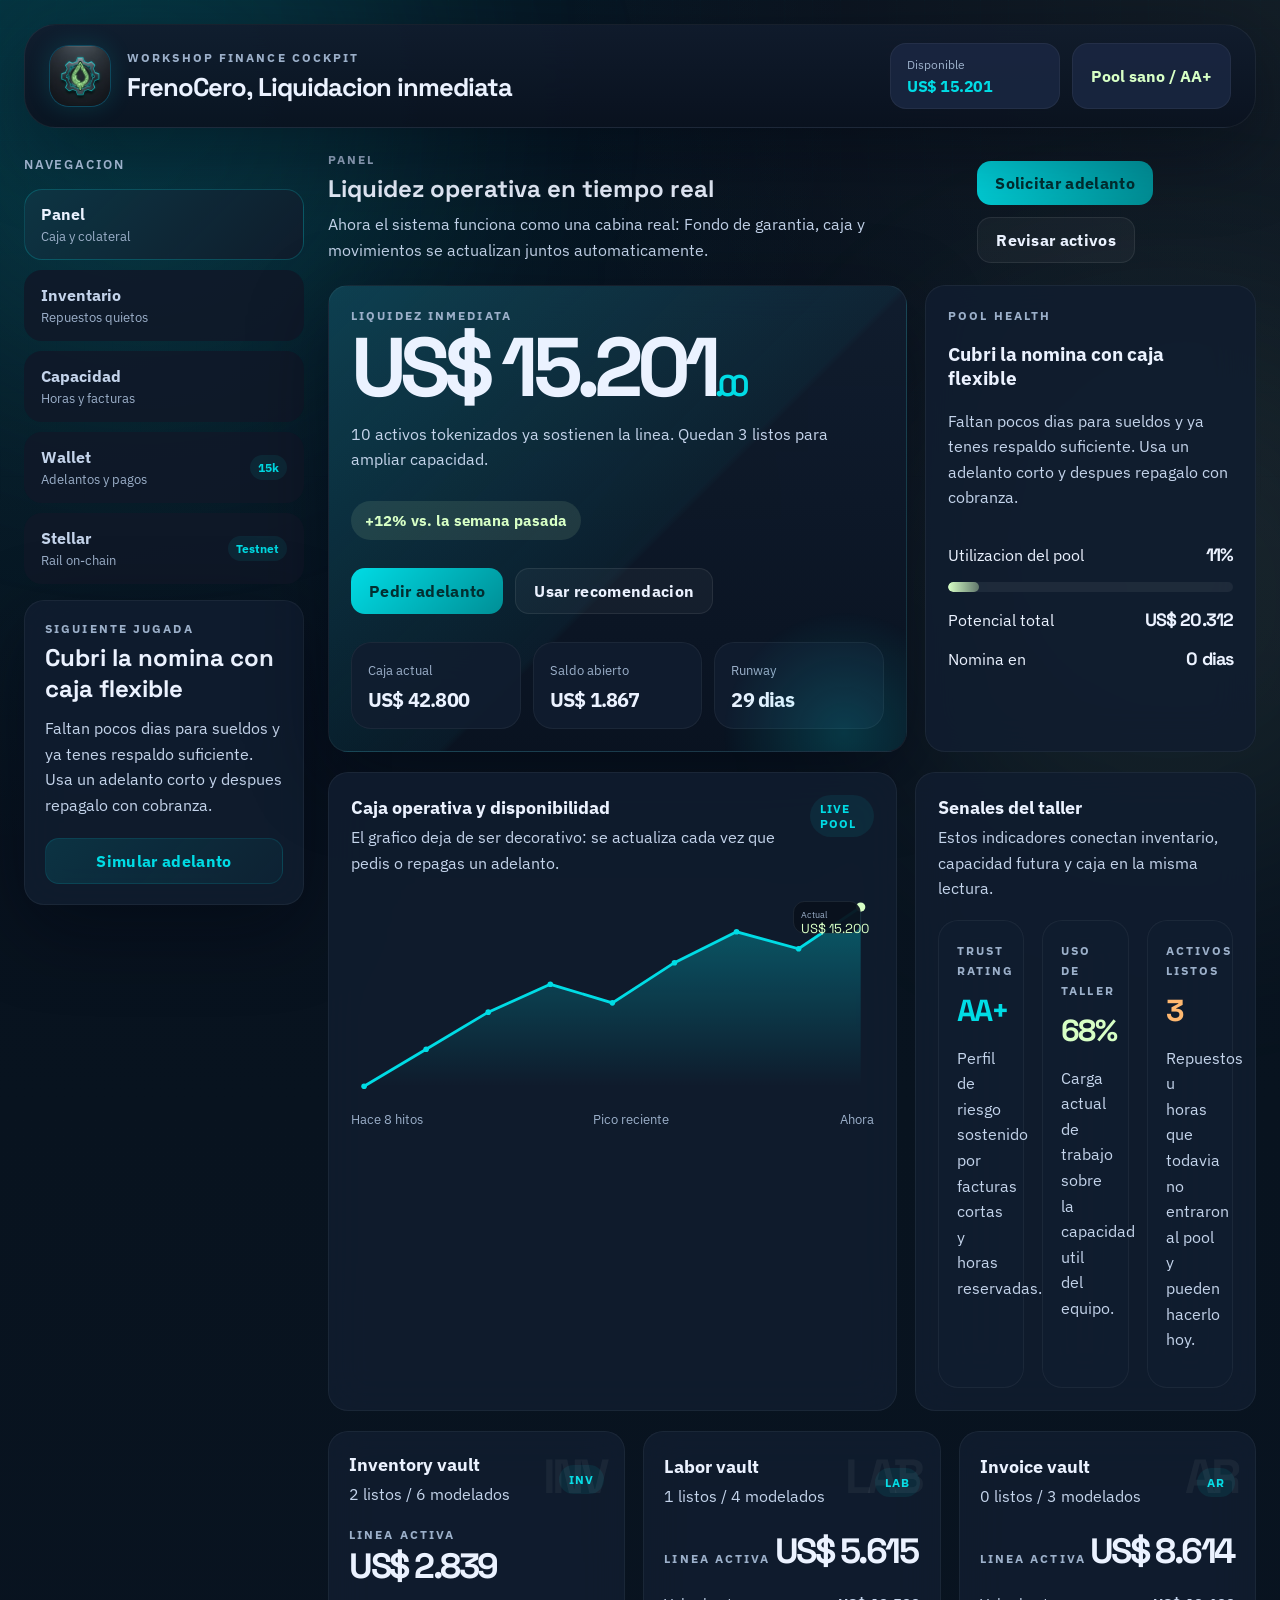
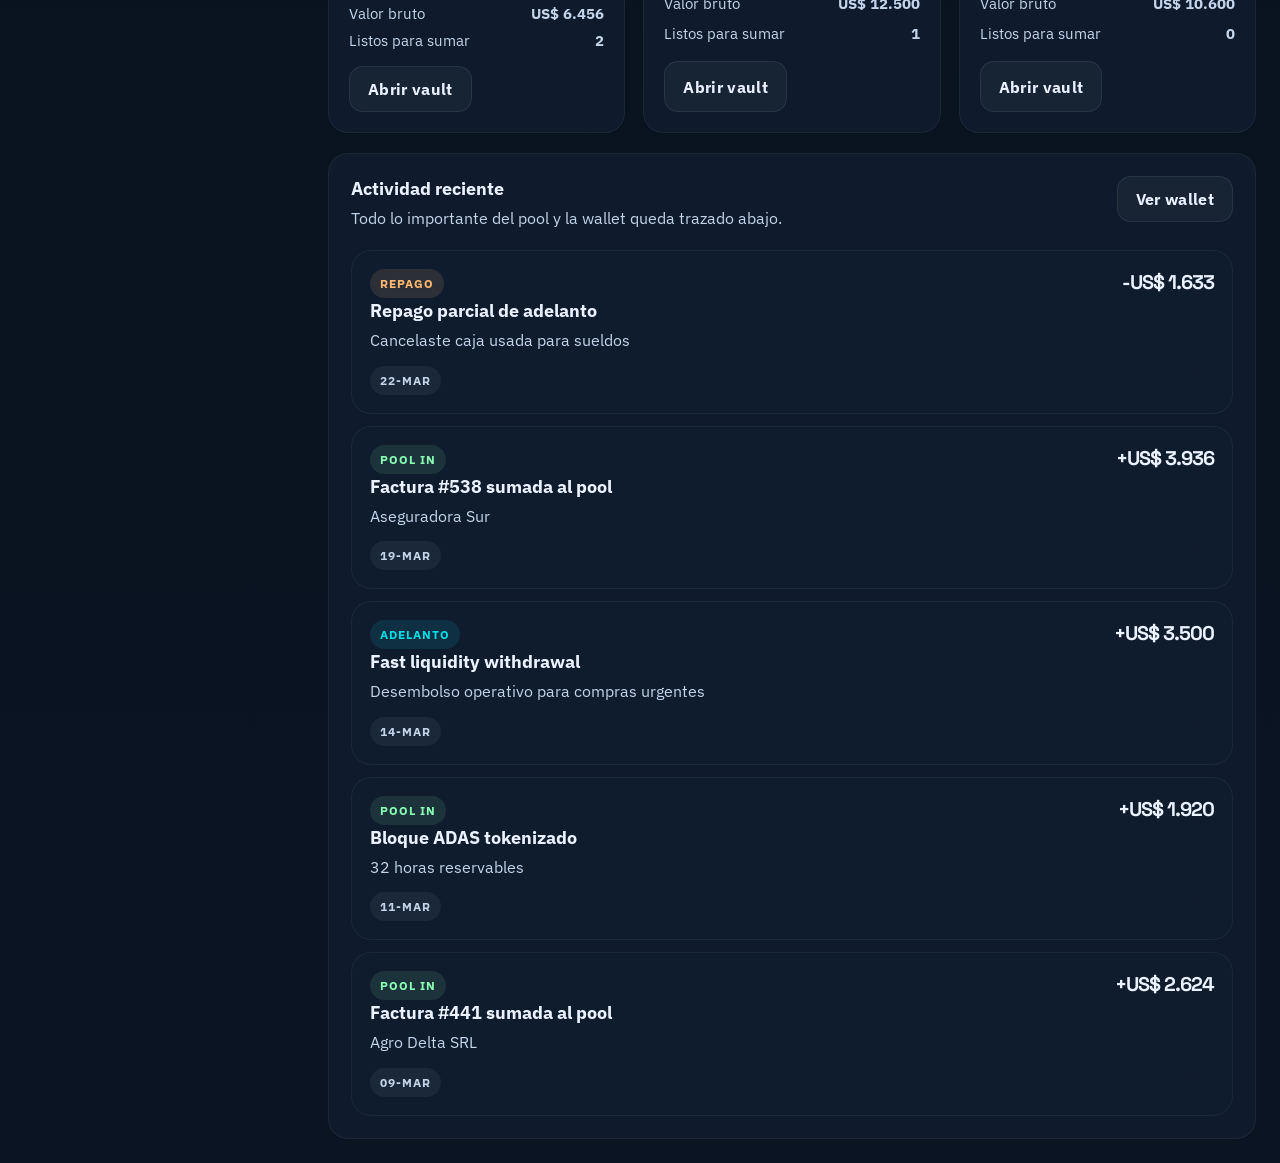
<file: forge_liquidity/index.html>
<!doctype html>
<html lang="es">
  <head>
    <meta charset="utf-8" />
    <meta name="viewport" content="width=device-width, initial-scale=1" />
    <meta
      name="description"
      content="FrenoCero convierte inventario, horas y facturas en liquidacion inmediata para talleres."
    />
    <title>FrenoCero | Liquidacion inmediata</title>
    <link rel="preconnect" href="https://fonts.googleapis.com" />
    <link rel="preconnect" href="https://fonts.gstatic.com" crossorigin />
    <link
      href="https://fonts.googleapis.com/css2?family=IBM+Plex+Sans:wght@400;500;600;700&family=Space+Grotesk:wght@500;700&display=swap"
      rel="stylesheet"
    />
    <link rel="stylesheet" href="./styles.css" />
  </head>
  <body>
    <div class="ambient ambient--left"></div>
    <div class="ambient ambient--right"></div>
    <div class="app-shell">
      <header class="topbar">
        <div class="brand-group">
          <div class="brand-mark">
            <img
              class="brand-mark__image"
              src="./assets/frenocero-logo.jpeg"
              alt="Logo de FrenoCero"
            />
          </div>
          <div>
            <p class="eyebrow">Workshop finance cockpit</p>
            <h1>FrenoCero, Liquidacion inmediata</h1>
          </div>
        </div>
        <div class="topbar__stats">
          <div class="header-chip">
            <span>Disponible</span>
            <strong id="header-liquidity">US$ 0</strong>
          </div>
          <div class="header-chip header-chip--ghost" id="status-pill">
            Demo local
          </div>
        </div>
      </header>

      <div class="layout">
        <aside class="sidebar">
          <p class="sidebar__label">Navegacion</p>
          <nav class="sidebar__nav" id="desktop-nav" aria-label="Navegacion principal"></nav>
          <section class="sidebar__panel">
            <p class="eyebrow">Siguiente jugada</p>
            <h2 id="sidebar-recommendation-title">Cargando</h2>
            <p id="sidebar-recommendation-copy">
              Estamos leyendo los activos disponibles para sugerir la mejor accion.
            </p>
            <button class="btn btn--secondary" type="button" data-action="jump-wallet">
              Simular adelanto
            </button>
          </section>
        </aside>

        <main class="main-content">
          <section class="view is-active" data-view="dashboard" aria-labelledby="dashboard-title">
            <div class="section-intro">
              <div>
                <p class="eyebrow">Panel</p>
                <h2 id="dashboard-title">Liquidez operativa en tiempo real</h2>
                <p class="section-copy">
                  Ahora el sistema funciona como una cabina real: Fondo de garantia, caja y
                  movimientos se actualizan juntos automaticamente.
                </p>
              </div>
              <div class="section-intro__actions">
                <button class="btn" type="button" data-action="switch-view" data-view="wallet">
                  Solicitar adelanto
                </button>
                <button
                  class="btn btn--ghost"
                  type="button"
                  data-action="switch-view"
                  data-view="inventory"
                >
                  Revisar activos
                </button>
              </div>
            </div>
            <div id="dashboard-content" class="view-content"></div>
          </section>

          <section class="view" data-view="inventory" aria-labelledby="inventory-title">
            <div class="section-intro">
              <div>
                <p class="eyebrow">Inventario</p>
                <h2 id="inventory-title">Activos preparados</h2>
                <p class="section-copy">
                  Busca por SKU, marca o modelo, y tokeniza repuestos sin salir de la pantalla.
                </p>
              </div>
              <div class="section-intro__actions">
                <button class="btn" type="button" data-action="switch-view" data-view="wallet">
                  Ir a caja
                </button>
              </div>
            </div>
            <div id="inventory-content" class="view-content"></div>
          </section>

          <section class="view" data-view="capacity" aria-labelledby="capacity-title">
            <div class="section-intro">
              <div>
                <p class="eyebrow">Capacidad</p>
                <h2 id="capacity-title">Horas comprometidas y cuentas por cobrar</h2>
                <p class="section-copy">
                  Esta vista combina capacidad futura y facturas para que el taller pueda apalancar
                  trabajo ya vendido.
                </p>
              </div>
              <div class="section-intro__actions">
                <button class="btn" type="button" data-action="switch-view" data-view="dashboard">
                  Volver al panel
                </button>
              </div>
            </div>
            <div id="capacity-content" class="view-content"></div>
          </section>

          <section class="view" data-view="wallet" aria-labelledby="wallet-title">
            <div class="section-intro">
              <div>
                <p class="eyebrow">Billetera</p>
                <h2 id="wallet-title">Caja, adelantos y repagos</h2>
                <p class="section-copy">
                  Ya no es una pantalla linda nomas: podes pedir un adelanto, pagarlo y ver el
                  impacto en la linea disponible.
                </p>
              </div>
              <div class="section-intro__actions">
                <button class="btn btn--ghost" type="button" data-action="reset-demo">
                  Reset demo
                </button>
              </div>
            </div>
            <div id="wallet-content" class="view-content"></div>
          </section>

          <section class="view" data-view="stellar" aria-labelledby="stellar-title">
            <div class="section-intro">
              <div>
                <p class="eyebrow">Stellar</p>
                <h2 id="stellar-title">Tokenizacion y pagos sobre Stellar</h2>
                <p class="section-copy">
                  Esta capa opera directamente sobre la red: conecta la wallet, 
                  sincroniza el pool y ejecuta liquidaciones en tiempo real.
                </p>
              </div>
              <div class="section-intro__actions">
                <button class="btn" type="button" data-action="toggle-stellar-wallet">
                  Conectar wallet
                </button>
                <button class="btn btn--ghost" type="button" data-action="sync-stellar-pool">
                  Sincronizar pool
                </button>
              </div>
            </div>
            <div id="stellar-content" class="view-content"></div>
          </section>
        </main>
      </div>

      <nav class="mobile-nav" id="mobile-nav" aria-label="Navegacion movil"></nav>
    </div>

    <div class="toast" id="toast" hidden aria-live="polite"></div>

    <noscript>
      <div class="noscript-banner">
        Esta demo necesita JavaScript para calcular liquidez, tokenizar activos y guardar cambios.
      </div>
    </noscript>

    <script src="./app.js"></script>
  </body>
</html>
</file>
<file: forge_liquidity/styles.css>
:root {
  color-scheme: dark;
  --bg: #07111f;
  --bg-soft: #0d1829;
  --panel: rgba(17, 29, 47, 0.88);
  --panel-strong: #13213a;
  --panel-raised: #1b2a45;
  --line: rgba(128, 160, 204, 0.12);
  --line-strong: rgba(0, 220, 229, 0.28);
  --text: #ebf2ff;
  --muted: #9cb0ca;
  --muted-strong: #c4d4eb;
  --primary: #00dce5;
  --primary-deep: #008f96;
  --accent: #d7ffc5;
  --warning: #ffb870;
  --danger: #ff8f90;
  --success: #89ffb4;
  --radius-xl: 28px;
  --radius-lg: 20px;
  --radius-md: 14px;
  --shadow: 0 24px 80px rgba(0, 5, 17, 0.44);
  --grid: rgba(0, 220, 229, 0.08);
  --transition: 180ms ease;
}

* {
  box-sizing: border-box;
}

html {
  scroll-behavior: smooth;
}

body {
  margin: 0;
  min-height: 100vh;
  background:
    radial-gradient(circle at top left, rgba(0, 220, 229, 0.1), transparent 28%),
    radial-gradient(circle at top right, rgba(215, 255, 197, 0.06), transparent 24%),
    linear-gradient(180deg, #07101d 0%, #08131f 40%, #0a1422 100%);
  color: var(--text);
  font-family: "IBM Plex Sans", "Segoe UI", sans-serif;
}

body::before {
  content: "";
  position: fixed;
  inset: 0;
  pointer-events: none;
  background-image:
    linear-gradient(var(--grid) 1px, transparent 1px),
    linear-gradient(90deg, var(--grid) 1px, transparent 1px);
  background-size: 28px 28px;
  opacity: 0.32;
  mask-image: linear-gradient(180deg, rgba(0, 0, 0, 0.5), transparent 85%);
}

button,
input,
select {
  font: inherit;
}

button {
  cursor: pointer;
}

.ambient {
  position: fixed;
  width: 34rem;
  height: 34rem;
  border-radius: 999px;
  filter: blur(120px);
  pointer-events: none;
  z-index: 0;
}

.ambient--left {
  top: -10rem;
  left: -8rem;
  background: rgba(0, 220, 229, 0.12);
}

.ambient--right {
  right: -10rem;
  bottom: 2rem;
  background: rgba(215, 255, 197, 0.07);
}

.app-shell {
  position: relative;
  z-index: 1;
  max-width: 1560px;
  margin: 0 auto;
  padding: 24px;
}

.topbar {
  display: flex;
  align-items: center;
  justify-content: space-between;
  gap: 16px;
  padding: 18px 24px;
  border: 1px solid rgba(255, 255, 255, 0.06);
  border-radius: calc(var(--radius-xl) + 4px);
  background: linear-gradient(180deg, rgba(17, 28, 45, 0.92), rgba(10, 18, 31, 0.92));
  box-shadow: var(--shadow);
  backdrop-filter: blur(24px);
}

.brand-group {
  display: flex;
  align-items: center;
  gap: 16px;
}

.brand-mark {
  width: 62px;
  height: 62px;
  border-radius: 20px;
  overflow: hidden;
  border: 1px solid rgba(0, 220, 229, 0.22);
  background: rgba(19, 33, 58, 0.9);
  display: grid;
  place-items: center;
  box-shadow:
    0 0 24px rgba(0, 220, 229, 0.14),
    inset 0 0 0 1px rgba(255, 255, 255, 0.03);
}

.brand-mark__image {
  width: 100%;
  height: 100%;
  object-fit: cover;
  display: block;
}

.eyebrow {
  margin: 0 0 6px;
  color: var(--muted);
  font-size: 0.73rem;
  font-weight: 700;
  letter-spacing: 0.18em;
  text-transform: uppercase;
}

.topbar h1,
.section-intro h2,
.sidebar__panel h2,
.hero-panel__amount,
.vault-card__value,
.stat-card__value,
.list-card__value,
.form-card__value {
  margin: 0;
  font-family: "Space Grotesk", "IBM Plex Sans", sans-serif;
}

.topbar h1 {
  font-size: clamp(1.55rem, 2vw, 2.1rem);
  letter-spacing: -0.04em;
}

.topbar__stats {
  display: flex;
  align-items: stretch;
  gap: 12px;
}

.header-chip {
  min-width: 170px;
  padding: 12px 16px;
  border-radius: 16px;
  background: rgba(26, 39, 64, 0.92);
  border: 1px solid rgba(255, 255, 255, 0.05);
  display: grid;
  gap: 4px;
}

.header-chip span {
  color: var(--muted);
  font-size: 0.78rem;
}

.header-chip strong {
  color: var(--primary);
  font-size: 1rem;
  letter-spacing: -0.03em;
}

.header-chip--ghost {
  min-width: auto;
  place-content: center;
  padding-inline: 18px;
  color: var(--accent);
  font-weight: 700;
}

.layout {
  display: grid;
  grid-template-columns: 280px minmax(0, 1fr);
  gap: 24px;
  margin-top: 24px;
}

.sidebar {
  display: grid;
  align-content: start;
  gap: 16px;
  position: sticky;
  top: 24px;
  align-self: start;
}

.sidebar__label {
  margin: 4px 0 0;
  color: var(--muted);
  font-size: 0.8rem;
  font-weight: 600;
  text-transform: uppercase;
  letter-spacing: 0.14em;
}

.sidebar__nav {
  display: grid;
  gap: 10px;
}

.nav-item {
  width: 100%;
  padding: 14px 16px;
  border-radius: 18px;
  border: 1px solid transparent;
  background: rgba(16, 25, 40, 0.88);
  color: var(--muted-strong);
  display: flex;
  align-items: center;
  justify-content: space-between;
  gap: 12px;
  transition: transform var(--transition), border-color var(--transition), color var(--transition);
}

.nav-item:hover,
.nav-item:focus-visible {
  transform: translateY(-1px);
  border-color: rgba(0, 220, 229, 0.22);
  outline: none;
}

.nav-item.is-active {
  color: var(--text);
  border-color: rgba(0, 220, 229, 0.22);
  background:
    linear-gradient(135deg, rgba(0, 220, 229, 0.14), rgba(0, 220, 229, 0.02)),
    rgba(16, 25, 40, 0.94);
}

.nav-item__meta {
  display: grid;
  justify-items: start;
  gap: 4px;
}

.nav-item__title {
  font-weight: 700;
}

.nav-item__caption {
  font-size: 0.8rem;
  color: var(--muted);
}

.nav-item__badge {
  padding: 5px 8px;
  border-radius: 999px;
  background: rgba(0, 220, 229, 0.08);
  color: var(--primary);
  font-size: 0.74rem;
  font-weight: 700;
}

.sidebar__panel,
.panel,
.stat-card,
.vault-card,
.list-card,
.form-card,
.summary-chip,
.table-shell,
.metric-strip {
  border-radius: var(--radius-lg);
  background: var(--panel);
  border: 1px solid rgba(255, 255, 255, 0.05);
  backdrop-filter: blur(20px);
}

.sidebar__panel {
  padding: 20px;
  box-shadow: var(--shadow);
}

.sidebar__panel p:last-of-type {
  margin: 12px 0 20px;
  color: var(--muted-strong);
  line-height: 1.6;
}

.main-content {
  display: grid;
}

.view {
  display: none;
  gap: 22px;
}

.view.is-active {
  display: grid;
}

.section-intro {
  display: flex;
  align-items: end;
  justify-content: space-between;
  gap: 20px;
}

.section-intro__actions {
  display: flex;
  gap: 12px;
  flex-wrap: wrap;
}

.section-copy {
  max-width: 780px;
  margin: 8px 0 0;
  color: var(--muted-strong);
  line-height: 1.6;
}

.view-content {
  display: grid;
  gap: 20px;
}

.btn,
.filter-chip,
.small-btn {
  border: 0;
  transition: transform var(--transition), opacity var(--transition), background var(--transition);
}

.btn:hover,
.filter-chip:hover,
.small-btn:hover,
.btn:focus-visible,
.filter-chip:focus-visible,
.small-btn:focus-visible {
  transform: translateY(-1px);
  opacity: 0.98;
  outline: none;
}

.btn {
  padding: 12px 18px;
  border-radius: 14px;
  background: linear-gradient(135deg, var(--primary), var(--primary-deep));
  color: #022f31;
  font-weight: 800;
  letter-spacing: 0.02em;
}

.btn--ghost {
  background: rgba(255, 255, 255, 0.04);
  color: var(--text);
  border: 1px solid rgba(255, 255, 255, 0.08);
}

.btn--secondary {
  width: 100%;
  background: linear-gradient(135deg, rgba(0, 220, 229, 0.12), rgba(0, 220, 229, 0.04));
  color: var(--primary);
  border: 1px solid rgba(0, 220, 229, 0.12);
}

.hero-grid,
.dashboard-grid,
.stats-grid,
.vault-grid,
.asset-grid,
.capacity-grid,
.wallet-grid,
.summary-grid,
.stellar-grid,
.chain-grid,
.key-grid {
  display: grid;
  gap: 18px;
}

.hero-grid {
  grid-template-columns: minmax(0, 1.4fr) minmax(320px, 0.8fr);
}

.hero-panel {
  position: relative;
  overflow: hidden;
  padding: 28px;
  min-height: 290px;
  background:
    linear-gradient(135deg, rgba(0, 220, 229, 0.18), rgba(0, 220, 229, 0.04) 55%, transparent 56%),
    linear-gradient(180deg, rgba(17, 29, 47, 0.95), rgba(10, 19, 33, 0.92));
  box-shadow: var(--shadow);
}

.hero-panel::after {
  content: "";
  position: absolute;
  inset: auto -10% -22% auto;
  width: 240px;
  height: 240px;
  border-radius: 999px;
  background: radial-gradient(circle, rgba(0, 220, 229, 0.18), transparent 72%);
}

.hero-panel__top {
  display: flex;
  justify-content: space-between;
  gap: 16px;
  align-items: start;
}

.hero-panel__amount {
  font-size: clamp(3.3rem, 7vw, 5.2rem);
  letter-spacing: -0.08em;
  line-height: 0.92;
}

.hero-panel__amount small {
  color: var(--primary);
  font-size: 0.36em;
}

.hero-panel__delta {
  display: inline-flex;
  align-items: center;
  gap: 8px;
  margin-top: 12px;
  padding: 10px 14px;
  border-radius: 999px;
  background: rgba(215, 255, 197, 0.1);
  color: var(--accent);
  font-size: 0.92rem;
  font-weight: 700;
}

.hero-panel__caption,
.stat-card__copy,
.vault-card__copy,
.chart-card__copy,
.list-card__copy,
.metric-strip__copy,
.subtle-copy {
  color: var(--muted-strong);
  line-height: 1.6;
}

.hero-panel__actions {
  display: flex;
  flex-wrap: wrap;
  gap: 12px;
  margin-top: 28px;
}

.hero-panel__footer {
  margin-top: 28px;
  display: grid;
  grid-template-columns: repeat(3, minmax(0, 1fr));
  gap: 12px;
}

.summary-chip {
  padding: 16px;
}

.summary-chip span {
  color: var(--muted);
  font-size: 0.82rem;
}

.summary-chip strong {
  display: block;
  margin-top: 8px;
  font-size: 1.24rem;
  letter-spacing: -0.04em;
}

.metric-strip {
  display: grid;
  gap: 16px;
  padding: 22px;
  align-content: start;
}

.metric-strip__row {
  display: flex;
  justify-content: space-between;
  gap: 14px;
  align-items: center;
}

.metric-strip__row strong {
  font-family: "Space Grotesk", "IBM Plex Sans", sans-serif;
  font-size: 1.12rem;
  letter-spacing: -0.05em;
}

.progress {
  width: 100%;
  height: 10px;
  border-radius: 999px;
  overflow: hidden;
  background: rgba(255, 255, 255, 0.06);
}

.progress > span {
  display: block;
  height: 100%;
  border-radius: inherit;
  background: linear-gradient(90deg, var(--accent), rgba(215, 255, 197, 0.36));
}

.dashboard-grid {
  grid-template-columns: minmax(0, 1.25fr) minmax(320px, 0.75fr);
}

.panel {
  padding: 22px;
}

.panel__header {
  display: flex;
  align-items: start;
  justify-content: space-between;
  gap: 16px;
  margin-bottom: 18px;
}

.panel__header h3,
.vault-card h3,
.list-card h3,
.form-card h3 {
  margin: 0;
  font-size: 1.15rem;
}

.panel__header p,
.vault-card p,
.list-card p,
.form-card p {
  margin: 6px 0 0;
}

.chart-shell {
  min-height: 240px;
}

.chart-card__meta {
  display: flex;
  align-items: center;
  gap: 12px;
  flex-wrap: wrap;
}

.chart-badge {
  padding: 6px 10px;
  border-radius: 999px;
  background: rgba(0, 220, 229, 0.08);
  color: var(--primary);
  font-size: 0.76rem;
  font-weight: 800;
  text-transform: uppercase;
  letter-spacing: 0.1em;
}

.chart-svg {
  width: 100%;
  height: auto;
  display: block;
}

.chart-axis {
  display: flex;
  justify-content: space-between;
  margin-top: 12px;
  color: var(--muted);
  font-size: 0.8rem;
}

.stats-grid {
  grid-template-columns: repeat(3, minmax(0, 1fr));
}

.stat-card {
  padding: 18px;
}

.stat-card__value {
  display: block;
  margin-top: 12px;
  font-size: 1.9rem;
  letter-spacing: -0.06em;
}

.stat-card__value--positive {
  color: var(--accent);
}

.stat-card__value--primary {
  color: var(--primary);
}

.stat-card__value--warning {
  color: var(--warning);
}

.vault-grid {
  grid-template-columns: repeat(3, minmax(0, 1fr));
}

.vault-card {
  position: relative;
  overflow: hidden;
  padding: 20px;
  display: grid;
  gap: 16px;
}

.vault-card::before {
  content: attr(data-code);
  position: absolute;
  right: 18px;
  top: 14px;
  color: rgba(255, 255, 255, 0.05);
  font-family: "Space Grotesk", sans-serif;
  font-size: 3rem;
  font-weight: 700;
  letter-spacing: -0.08em;
}

.vault-card__top {
  display: flex;
  align-items: center;
  justify-content: space-between;
  gap: 16px;
}

.vault-card__badge,
.asset-card__badge,
.table-badge,
.status-pill {
  display: inline-flex;
  align-items: center;
  gap: 6px;
  padding: 7px 10px;
  border-radius: 999px;
  font-size: 0.76rem;
  font-weight: 700;
  text-transform: uppercase;
  letter-spacing: 0.08em;
}

.vault-card__badge {
  background: rgba(0, 220, 229, 0.08);
  color: var(--primary);
}

.vault-card__value {
  font-size: 2.2rem;
  letter-spacing: -0.07em;
}

.vault-card__meta {
  display: grid;
  gap: 8px;
}

.vault-card__meta-row {
  display: flex;
  justify-content: space-between;
  gap: 14px;
  color: var(--muted-strong);
  font-size: 0.92rem;
}

.vault-card__action {
  justify-self: start;
}

.activity-list,
.invoice-list,
.transaction-list {
  display: grid;
  gap: 12px;
}

.list-card {
  padding: 18px;
}

.list-card__row {
  display: flex;
  justify-content: space-between;
  align-items: start;
  gap: 16px;
}

.list-card__value {
  font-size: 1.24rem;
  letter-spacing: -0.05em;
}

.list-card__meta {
  display: flex;
  flex-wrap: wrap;
  gap: 10px;
  margin-top: 12px;
}

.table-badge,
.status-pill {
  background: rgba(255, 255, 255, 0.05);
  color: var(--muted-strong);
}

.status-pill[data-status="available"] {
  background: rgba(137, 255, 180, 0.1);
  color: var(--success);
}

.status-pill[data-status="tokenized"] {
  background: rgba(0, 220, 229, 0.1);
  color: var(--primary);
}

.status-pill[data-status="draw"] {
  background: rgba(0, 220, 229, 0.1);
  color: var(--primary);
}

.status-pill[data-status="repay"] {
  background: rgba(255, 184, 112, 0.12);
  color: var(--warning);
}

.status-pill[data-status="tokenize"] {
  background: rgba(137, 255, 180, 0.1);
  color: var(--success);
}

.status-pill[data-status="release"] {
  background: rgba(255, 143, 144, 0.12);
  color: var(--danger);
}

.toolbar {
  display: grid;
  gap: 14px;
}

.toolbar__row {
  display: flex;
  flex-wrap: wrap;
  gap: 12px;
  align-items: center;
  justify-content: space-between;
}

.field,
.select-field {
  width: min(100%, 360px);
  padding: 13px 14px;
  border-radius: 14px;
  border: 1px solid rgba(255, 255, 255, 0.08);
  background: rgba(10, 18, 31, 0.85);
  color: var(--text);
}

.field:focus,
.select-field:focus {
  outline: 1px solid rgba(0, 220, 229, 0.35);
  box-shadow: 0 0 0 4px rgba(0, 220, 229, 0.08);
}

.filter-row {
  display: flex;
  gap: 10px;
  flex-wrap: wrap;
}

.filter-chip {
  padding: 10px 14px;
  border-radius: 999px;
  background: rgba(255, 255, 255, 0.04);
  color: var(--muted-strong);
}

.filter-chip.is-active {
  background: rgba(0, 220, 229, 0.12);
  color: var(--primary);
}

.asset-grid {
  grid-template-columns: repeat(2, minmax(0, 1fr));
}

.asset-card {
  position: relative;
  overflow: hidden;
  min-height: 320px;
  padding: 20px;
  border-radius: var(--radius-lg);
  background:
    linear-gradient(180deg, rgba(18, 32, 54, 0.96), rgba(9, 17, 29, 0.92)),
    var(--panel);
  border: 1px solid rgba(255, 255, 255, 0.05);
  display: grid;
  align-content: space-between;
  gap: 16px;
}

.asset-card::before {
  content: attr(data-code);
  position: absolute;
  top: 18px;
  right: 20px;
  font-family: "Space Grotesk", sans-serif;
  font-size: 4rem;
  font-weight: 700;
  letter-spacing: -0.1em;
  color: rgba(255, 255, 255, 0.04);
}

.asset-card[data-tone="cyan"] {
  background:
    linear-gradient(135deg, rgba(0, 220, 229, 0.18), transparent 54%),
    linear-gradient(180deg, rgba(18, 32, 54, 0.96), rgba(9, 17, 29, 0.92));
}

.asset-card[data-tone="lime"] {
  background:
    linear-gradient(135deg, rgba(215, 255, 197, 0.14), transparent 54%),
    linear-gradient(180deg, rgba(18, 32, 54, 0.96), rgba(9, 17, 29, 0.92));
}

.asset-card[data-tone="amber"] {
  background:
    linear-gradient(135deg, rgba(255, 184, 112, 0.12), transparent 54%),
    linear-gradient(180deg, rgba(18, 32, 54, 0.96), rgba(9, 17, 29, 0.92));
}

.asset-card__header,
.asset-card__footer,
.asset-card__metrics,
.table-row,
.wallet-strip,
.form-card__row {
  display: flex;
  align-items: center;
  justify-content: space-between;
  gap: 14px;
  flex-wrap: wrap;
}

.asset-card__badge {
  background: rgba(0, 220, 229, 0.08);
  color: var(--primary);
}

.asset-card__title {
  margin: 0;
  font-size: 1.42rem;
}

.asset-card__subtitle {
  margin: 8px 0 0;
  color: var(--muted-strong);
}

.asset-card__metrics {
  align-items: start;
}

.asset-card__metric {
  min-width: 110px;
}

.asset-card__metric span {
  color: var(--muted);
  font-size: 0.76rem;
  text-transform: uppercase;
  letter-spacing: 0.12em;
}

.asset-card__metric strong {
  display: block;
  margin-top: 8px;
  font-family: "Space Grotesk", sans-serif;
  font-size: 1.22rem;
  letter-spacing: -0.05em;
}

.small-btn {
  padding: 11px 14px;
  border-radius: 12px;
  background: linear-gradient(135deg, var(--primary), var(--primary-deep));
  color: #032f31;
  font-weight: 800;
}

.small-btn--ghost {
  background: rgba(255, 255, 255, 0.05);
  color: var(--text);
  border: 1px solid rgba(255, 255, 255, 0.08);
}

.capacity-grid {
  grid-template-columns: minmax(0, 1fr) minmax(0, 1fr);
}

.table-shell {
  overflow: hidden;
}

.table-head,
.table-row {
  padding: 16px 20px;
}

.table-head {
  border-bottom: 1px solid rgba(255, 255, 255, 0.06);
  background: rgba(255, 255, 255, 0.02);
  color: var(--muted);
  font-size: 0.78rem;
  font-weight: 700;
  text-transform: uppercase;
  letter-spacing: 0.14em;
}

.table-row + .table-row {
  border-top: 1px solid rgba(255, 255, 255, 0.05);
}

.table-row__primary {
  display: grid;
  gap: 4px;
}

.table-row__title {
  font-weight: 700;
}

.table-row__copy {
  color: var(--muted-strong);
  font-size: 0.92rem;
}

.table-row__right {
  display: flex;
  gap: 12px;
  align-items: center;
  margin-left: auto;
}

.wallet-grid {
  grid-template-columns: minmax(0, 1.1fr) minmax(320px, 0.9fr);
}

.stellar-grid {
  grid-template-columns: minmax(0, 1.1fr) minmax(320px, 0.9fr);
}

.chain-grid {
  grid-template-columns: repeat(2, minmax(0, 1fr));
}

.summary-grid {
  grid-template-columns: repeat(4, minmax(0, 1fr));
}

.key-grid {
  grid-template-columns: repeat(2, minmax(0, 1fr));
}

.form-card {
  padding: 20px;
  display: grid;
  gap: 16px;
}

.form-card__value {
  font-size: 2rem;
  letter-spacing: -0.06em;
}

.form-card form {
  display: grid;
  gap: 14px;
}

.form-card label {
  display: grid;
  gap: 8px;
  font-size: 0.9rem;
  color: var(--muted-strong);
}

.form-card__hint {
  display: flex;
  justify-content: space-between;
  gap: 10px;
  color: var(--muted);
  font-size: 0.84rem;
}

.wallet-strip {
  padding: 16px 18px;
  border-radius: 16px;
  background: rgba(255, 255, 255, 0.04);
}

.wallet-strip strong {
  font-family: "Space Grotesk", sans-serif;
  font-size: 1.1rem;
}

.wallet-strip--stellar {
  background:
    linear-gradient(135deg, rgba(0, 220, 229, 0.14), rgba(0, 220, 229, 0.04)),
    rgba(255, 255, 255, 0.04);
}

.stellar-metric-row {
  display: grid;
  grid-template-columns: repeat(2, minmax(0, 1fr));
  gap: 18px;
  margin-top: 4px;
  margin-bottom: 8px;
}

.code-card {
  padding: 0;
  overflow: hidden;
}

.code-card__header {
  padding: 16px 20px;
  border-bottom: 1px solid rgba(255, 255, 255, 0.06);
  background: rgba(255, 255, 255, 0.02);
}

.code-card__header h3,
.code-card__header p {
  margin: 0;
}

.code-card__header p {
  margin-top: 6px;
  color: var(--muted-strong);
}

.code-block {
  margin: 0;
  padding: 18px 20px;
  overflow: auto;
  background: rgba(5, 10, 18, 0.92);
  color: #c9f7f9;
  font-size: 0.88rem;
  line-height: 1.7;
}

.code-block code,
.mono {
  font-family: Consolas, "SFMono-Regular", "Roboto Mono", monospace;
}

.network-pill-row {
  display: flex;
  gap: 10px;
  flex-wrap: wrap;
}

.network-pill {
  padding: 10px 14px;
  border-radius: 999px;
  border: 1px solid rgba(255, 255, 255, 0.08);
  background: rgba(255, 255, 255, 0.04);
  color: var(--muted-strong);
}

.network-pill.is-active {
  background: rgba(0, 220, 229, 0.12);
  color: var(--primary);
  border-color: rgba(0, 220, 229, 0.22);
}

.chain-event-list {
  display: grid;
  gap: 12px;
}

.key-card {
  padding: 16px 18px;
  border-radius: 16px;
  background: rgba(255, 255, 255, 0.04);
  border: 1px solid rgba(255, 255, 255, 0.05);
}

.key-card span {
  display: block;
  color: var(--muted);
  font-size: 0.78rem;
  text-transform: uppercase;
  letter-spacing: 0.12em;
}

.key-card strong {
  display: block;
  margin-top: 8px;
  font-family: "Space Grotesk", sans-serif;
  font-size: 1.06rem;
  letter-spacing: -0.04em;
}

.status-pill[data-status="wallet"] {
  background: rgba(215, 255, 197, 0.1);
  color: var(--accent);
}

.status-pill[data-status="sync"] {
  background: rgba(0, 220, 229, 0.1);
  color: var(--primary);
}

.status-pill[data-status="chain"] {
  background: rgba(255, 184, 112, 0.12);
  color: var(--warning);
}

.transaction-list {
  max-height: 430px;
  overflow: auto;
  padding-right: 4px;
}

.transaction-list::-webkit-scrollbar {
  width: 8px;
}

.transaction-list::-webkit-scrollbar-thumb {
  background: rgba(255, 255, 255, 0.12);
  border-radius: 999px;
}

.toast,
.noscript-banner {
  position: fixed;
  left: 50%;
  transform: translateX(-50%);
  z-index: 30;
  padding: 14px 18px;
  border-radius: 16px;
  background: rgba(11, 20, 34, 0.96);
  border: 1px solid rgba(0, 220, 229, 0.24);
  box-shadow: var(--shadow);
}

.toast {
  bottom: 96px;
}

.noscript-banner {
  top: 16px;
}

.mobile-nav {
  display: none;
}

@media (max-width: 1180px) {
  .layout,
  .hero-grid,
  .dashboard-grid,
  .wallet-grid,
  .stellar-grid {
    grid-template-columns: 1fr;
  }

  .sidebar {
    position: static;
  }

  .summary-grid,
  .stats-grid,
  .vault-grid,
  .asset-grid,
  .capacity-grid,
  .chain-grid,
  .key-grid,
  .stellar-metric-row {
    grid-template-columns: 1fr 1fr;
  }
}

@media (max-width: 860px) {
  .app-shell {
    padding: 16px 16px 100px;
  }

  .topbar,
  .section-intro {
    flex-direction: column;
    align-items: start;
  }

  .topbar__stats,
  .section-intro__actions,
  .hero-panel__actions,
  .toolbar__row {
    width: 100%;
  }

  .summary-grid,
  .stats-grid,
  .vault-grid,
  .asset-grid,
  .capacity-grid,
  .chain-grid,
  .key-grid,
  .stellar-metric-row {
    grid-template-columns: 1fr;
  }

  .header-chip {
    min-width: 0;
    width: 100%;
  }

  .sidebar {
    display: none;
  }

  .mobile-nav {
    position: fixed;
    left: 16px;
    right: 16px;
    bottom: 16px;
    display: grid;
    grid-template-columns: repeat(5, minmax(0, 1fr));
    gap: 10px;
    padding: 10px;
    border-radius: 22px;
    background: rgba(8, 14, 24, 0.92);
    border: 1px solid rgba(255, 255, 255, 0.06);
    backdrop-filter: blur(20px);
    box-shadow: var(--shadow);
  }

  .mobile-nav .nav-item {
    padding: 12px 10px;
    min-height: 74px;
    flex-direction: column;
  }

  .mobile-nav .nav-item__caption,
  .mobile-nav .nav-item__badge {
    display: none;
  }

  .mobile-nav .nav-item__meta {
    justify-items: center;
  }

  .hero-panel__footer {
    grid-template-columns: 1fr;
  }
}
</file>
